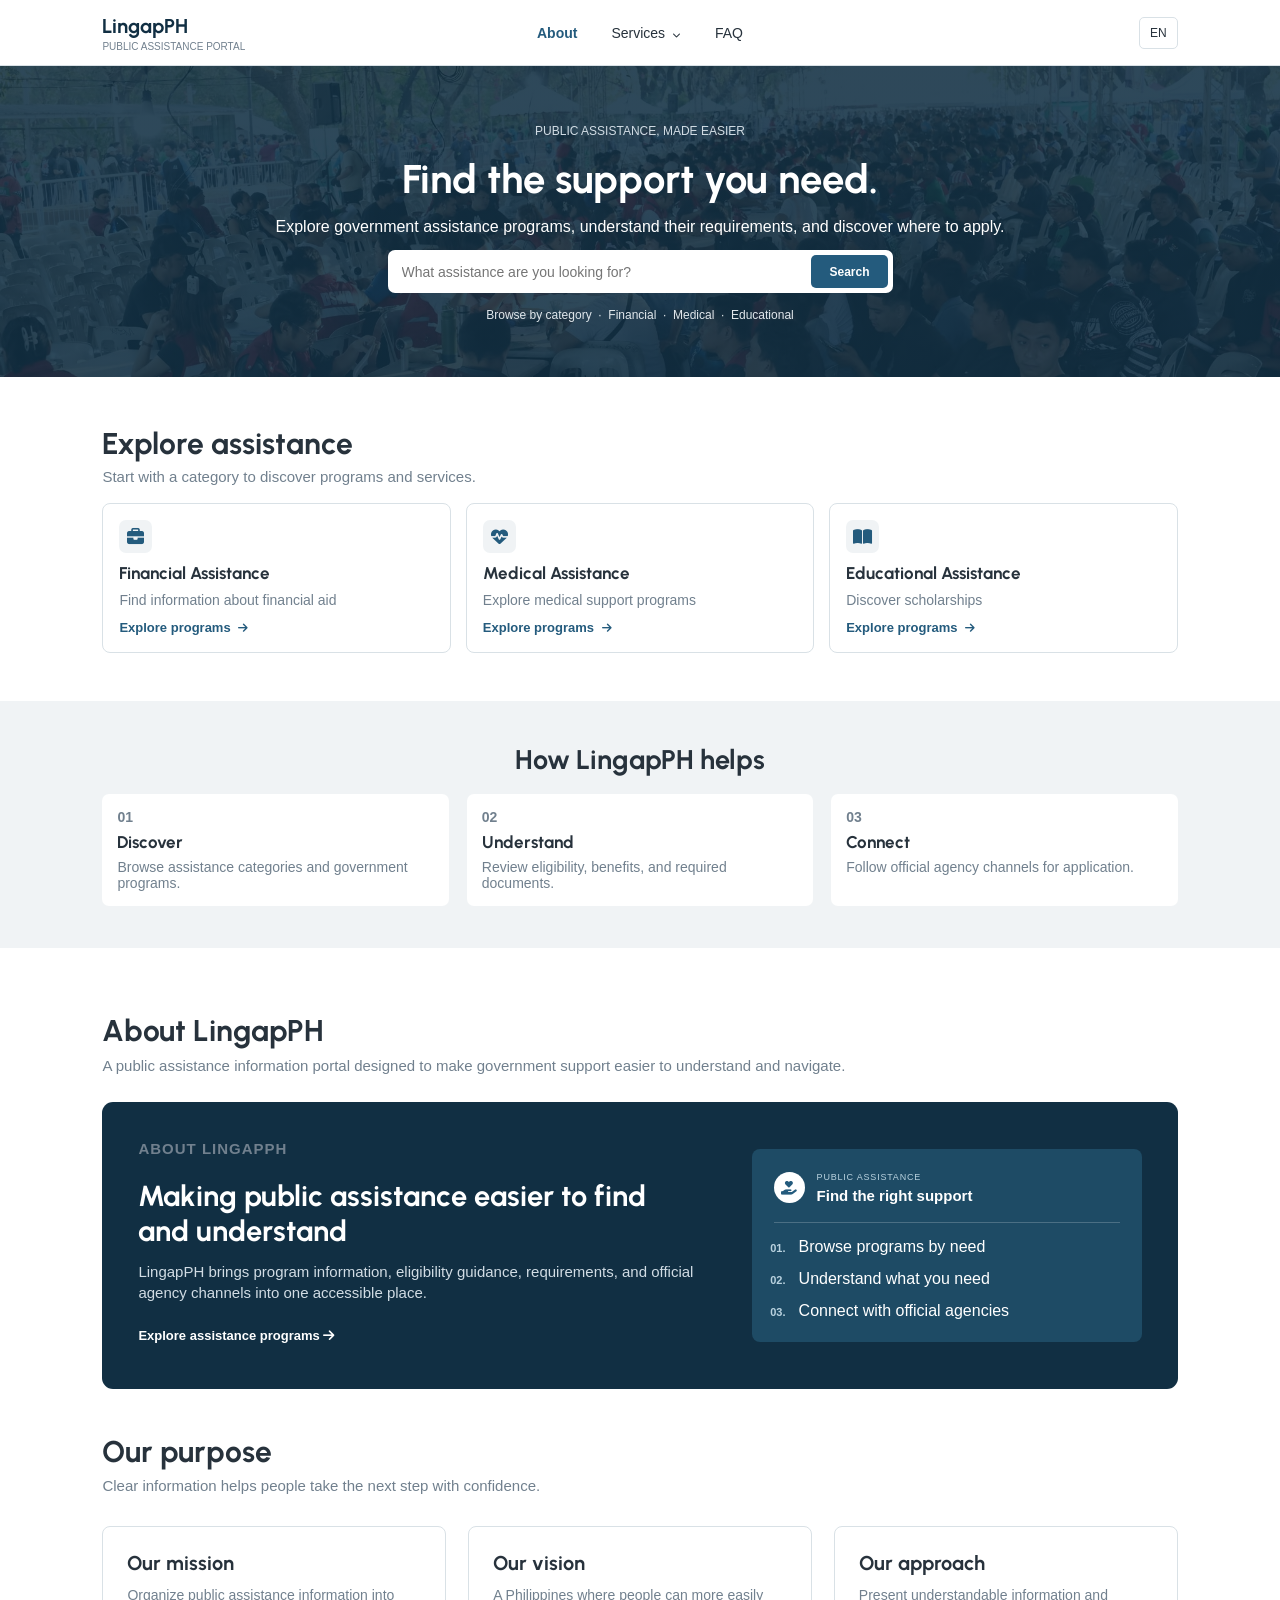
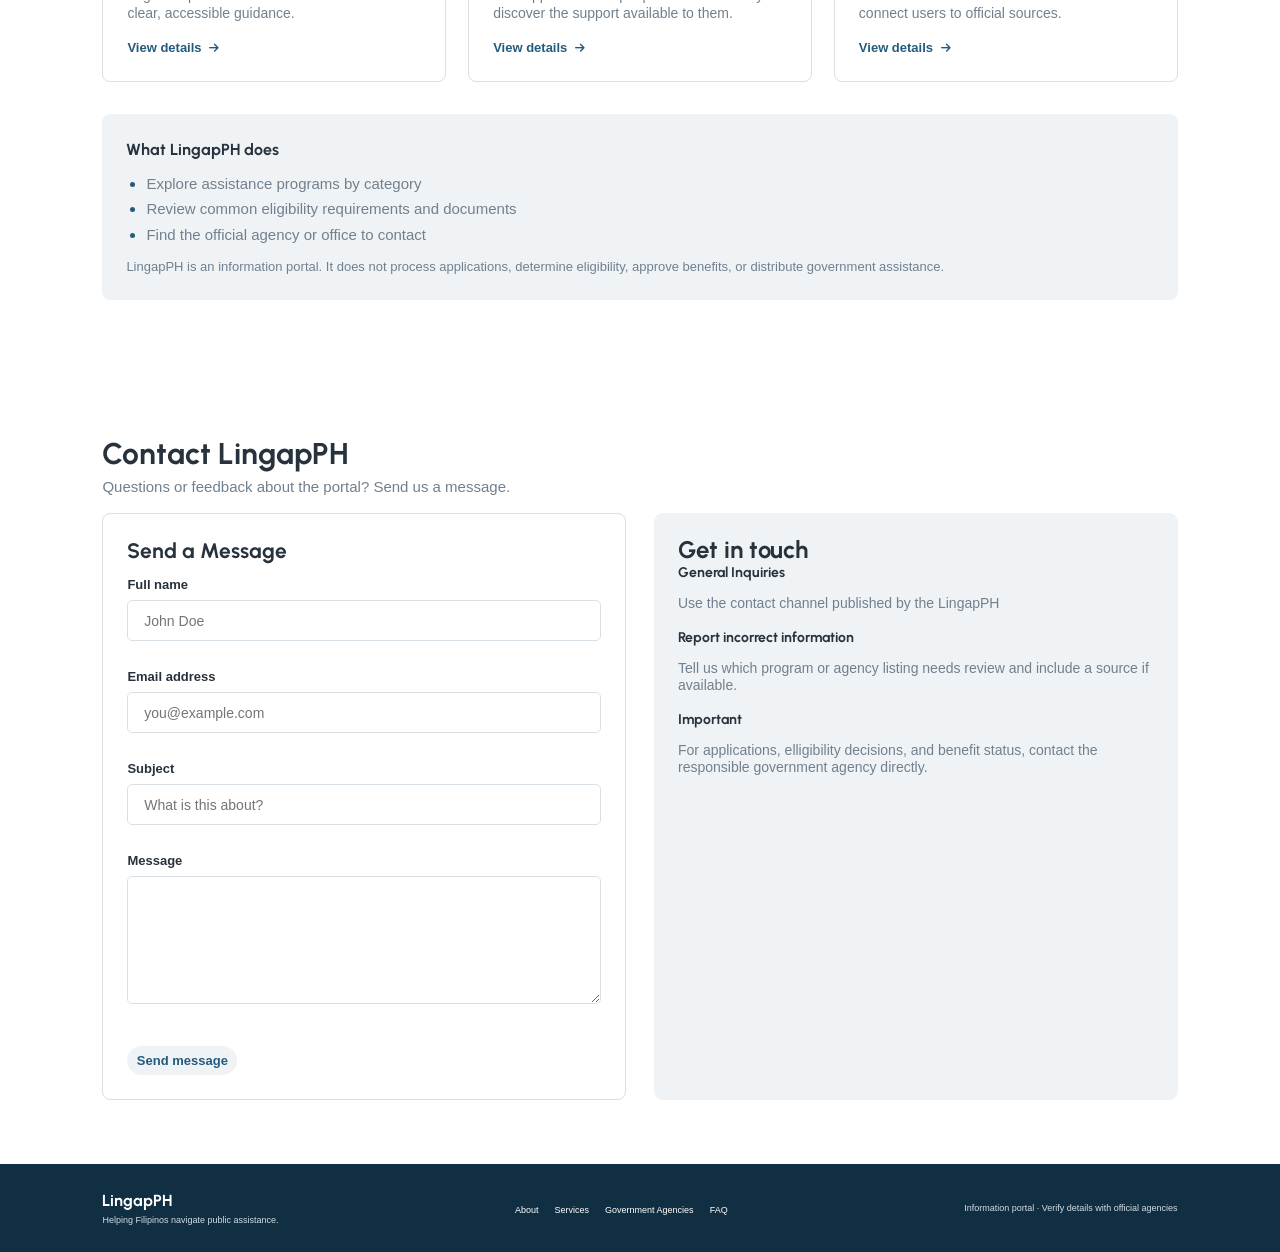
<file: index.html>
<!DOCTYPE html>
<html lang="en">
<head>
    <meta charset="UTF-8">
    <meta name="viewport" content="width=device-width, initial-scale=1.0">
    <title>LingapPH | Home</title>
    <link rel="stylesheet" href="/css/style.css">
    <link rel="preconnect" href="https://fonts.googleapis.com">
    <link rel="preconnect" href="https://fonts.gstatic.com" crossorigin>
    <link href="https://fonts.googleapis.com/css2?family=Urbanist:wght@500;600;700&display=swap" rel="stylesheet">
    <link rel="stylesheet" href="https://cdnjs.cloudflare.com/ajax/libs/font-awesome/6.5.2/css/all.min.css">
</head>

<body>

    <!-- HEADER -->
    <header>
        <div class="logo">
            <h2>LingapPH</h2>
            <p>PUBLIC ASSISTANCE PORTAL</p>
        </div>

        <nav>
            <ul class="nav-list">
                <li><a href="/index.html" class="active">About</a></li>
                <li class="nav-dropdown">
                    <a href="/pages/services.html" class="dropdown-toggle">Services <i class="fa-solid fa-chevron-down" aria-hidden="true"></i></a>
                    <ul class="dropdown-menu">
                        <li><a href="/pages/services.html">Services</a></li>
                        <li><a href="/pages/government.html">Government</a></li>
                        <li><a href="/pages/tools.html">Tools</a></li>
                    </ul>
                </li>
                <li><a href="/pages/faq.html">FAQ</a></li>
            </ul>
        </nav>

        <div class="language">EN</div>
    </header>

    <!-- HERO -->
    <section class="hero" id="home">
        <p class="subtitle">PUBLIC ASSISTANCE, MADE EASIER</p>

        <h1>Find the support you need.</h1>

        <p class="description">
            Explore government assistance programs, understand their requirements,
            and discover where to apply.
        </p>

        <div class="search-box">
            <input type="text" placeholder="What assistance are you looking for?">
            <button>Search</button>
        </div>

        <p class="browse">
            Browse by category &nbsp;·&nbsp;
            Financial &nbsp;·&nbsp;
            Medical &nbsp;·&nbsp;
            Educational
        </p>
    </section>

    <!-- ASSISTANCE CATEGORIES -->
    <section class="assistance">
        <h2 class="section-heading">Explore assistance</h2>

        <p class="section-description">
            Start with a category to discover programs and services.
        </p>

        <div class="assistance-cards">

            <div class="assistance-card">
                <div class="card-icon" aria-hidden="true">
                    <i class="fa-solid fa-briefcase"></i>
                </div>

                <h3>Financial Assistance</h3>

                <p>Find information about financial aid</p>

                <a href="#">Explore programs <i class="fa-solid fa-arrow-right" aria-hidden="true"></i></a>
            </div>

            <div class="assistance-card">
                <div class="card-icon" aria-hidden="true">
                    <i class="fa-solid fa-heart-pulse"></i>
                </div>

                <h3>Medical Assistance</h3>

                <p>Explore medical support programs</p>

                <a href="#">Explore programs <i class="fa-solid fa-arrow-right" aria-hidden="true"></i></a>
            </div>

            <div class="assistance-card">
                <div class="card-icon" aria-hidden="true">
                    <i class="fa-solid fa-book-open"></i>
                </div>

                <h3>Educational Assistance</h3>

                <p>Discover scholarships</p>

                <a href="#">Explore programs <i class="fa-solid fa-arrow-right" aria-hidden="true"></i></a>
            </div>

        </div>
    </section>

    <!-- HOW LINGAPPH HELPS -->
    <section class="how-it-works">
        <h2>How LingapPH helps</h2>

        <div class="steps">

            <div class="step">
                <p class="step-number">01</p>
                <h3>Discover</h3>
                <p>Browse assistance categories and government programs.</p>
            </div>

            <div class="step">
                <p class="step-number">02</p>
                <h3>Understand</h3>
                <p>Review eligibility, benefits, and required documents.</p>
            </div>

            <div class="step">
                <p class="step-number">03</p>
                <h3>Connect</h3>
                <p>Follow official agency channels for application.</p>
            </div>

        </div>
    </section>

    <!-- ABOUT -->
    <main class="about-page" id="about">
        <section class="about-intro">
            <h1>About LingapPH</h1>
            <p>A public assistance information portal designed to make government support easier to understand and navigate.</p>
        </section>

        <section class="about-feature">
            <div class="about-feature-copy">
                <p class="feature-label">ABOUT LINGAPPH</p>
                <h2>Making public assistance easier to find and understand</h2>
                <p>LingapPH brings program information, eligibility guidance, requirements, and official agency channels into one accessible place.</p>
                <a href="/pages/services.html">Explore assistance programs <i class="fa-solid fa-arrow-right" aria-hidden="true"></i></a>
            </div>

            <div class="about-feature-panel" aria-label="LingapPH assistance overview">
                <div class="feature-panel-heading">
                    <span class="feature-panel-icon"><i class="fa-solid fa-hand-holding-heart"></i></span>
                    <div>
                        <p>PUBLIC ASSISTANCE</p>
                        <strong>Find the right support</strong>
                    </div>
                </div>
                <ol class="feature-panel-row">
                <div>
                    <li><span>Browse programs by need</span></li>
                </div>
                <div>
                    <li><span>Understand what you need</span></li>
                </div>
                <div>
                    <li><span>Connect with official agencies</span></li>
                </div>
                </ol>
            </div>
        </section>

        <section class="purpose">
            <h2>Our purpose</h2>
            <p class="purpose-intro">Clear information helps people take the next step with confidence.</p>

            <div class="purpose-cards">
                <article class="purpose-card">
                    <h3>Our mission</h3>
                    <p>Organize public assistance information into clear, accessible guidance.</p>
                    <a href="#">View details <i class="fa-solid fa-arrow-right" aria-hidden="true"></i></a>
                </article>

                <article class="purpose-card">
                    <h3>Our vision</h3>
                    <p>A Philippines where people can more easily discover the support available to them.</p>
                    <a href="#">View details <i class="fa-solid fa-arrow-right" aria-hidden="true"></i></a>
                </article>

                <article class="purpose-card">
                    <h3>Our approach</h3>
                    <p>Present understandable information and connect users to official sources.</p>
                    <a href="#">View details <i class="fa-solid fa-arrow-right" aria-hidden="true"></i></a>
                </article>
            </div>
        </section>

        <section class="about-note">
            <h3>What LingapPH does</h3>
             <ul class="about-note-list">
                <li>Explore assistance programs by category</li>
                <li>Review common eligibility requirements and documents</li>
                <li>Find the official agency or office to contact</li>
            </ul>
            <p>LingapPH is an information portal. It does not process applications, determine eligibility, approve benefits, or distribute government assistance.</p>
        </section>
    </main>

    <!-- CONTACT -->
    <!-- <section class="contact-section" id="contact">
        <div class="contact-copy">
            <p class="feature-label">GET IN TOUCH</p>
            <h2>Need help finding the right information?</h2>
            <p>Reach out to the LingapPH team for questions about this information portal and its resources.</p>
        </div>

        <div class="contact-details">
            <div class="contact-detail">
                <i class="fa-solid fa-envelope" aria-hidden="true"></i>
                <div>
                    <strong>Email</strong>
                    <p>hello@lingapph.org</p>
                </div>
            </div>
            <div class="contact-detail">
                <i class="fa-solid fa-location-dot" aria-hidden="true"></i>
                <div>
                    <strong>Office hours</strong>
                    <p>Monday to Friday, 8:00 AM – 5:00 PM</p>
                </div>
            </div>
        </div>
    </section> -->
      <!-- CONTACTS -->
  
    <section class="contacts">
        <h2 class="section-heading">Contact LingapPH</h2>

        <p class="section-description">
            Questions or feedback about the portal? Send us a message.
        </p>
        <section class="contactsB">
        <div class="contact">

            <div class="contact-card">

                <h3>Send a Message</h3>

                <form class="cForm">
                  <label for="fullname">Full name</label><br>
                  <input type="text" id="fullname" name="fullname" placeholder=" John Doe" ><br>
                  <label for="email">Email address</label><br>
                  <input type="text" id="email" name="email" placeholder=" you@example.com" ><br>
                  <label for="subject">Subject</label><br>
                  <input type="text" id="subject" name="subject" placeholder=" What is this about?" ><br>
                  <label for="message">Message</label><br>
                  <textarea type="text" id="message" name="message" rows="6"></textarea><br><br>
                  <input type="SendMessagebtn" value="Send message">
                </form> 
            </div>
        </div>
        
        <div class="getTouch">
        <h2>Get in touch</h2>
        <h3>General Inquiries</h3>
        <p class="section-description">
            Use the contact channel published by the LingapPH
        </p>
        <h3>Report incorrect information</h3>
        <p class="section-description">
           Tell us which program or agency listing needs review and include a source if available.
        </p>
        <h3>Important</h3>
        <p class="section-description">
            For applications, elligibility decisions, and benefit status, contact the responsible government agency directly.
        </p>
        </div>
          
      </section>
    </section>

    <!-- FOOTER -->
    <footer>

        <div class="footer-brand">
            <h3>LingapPH</h3>
            <p>Helping Filipinos navigate public assistance.</p>
        </div>

        <div class="footer-links">
            <ul>
                <li><a href="#about">About</a></li>
                <li><a href="/pages/services.html">Services</a></li>
                <li><a href="/pages/government.html">Government Agencies</a></li>
                <li><a href="/pages/faq.html">FAQ</a></li>
            </ul>
        </div>

        <p class="footer-note">
            Information portal · Verify details with official agencies
        </p>

    </footer>

</body>
</html>
</file>
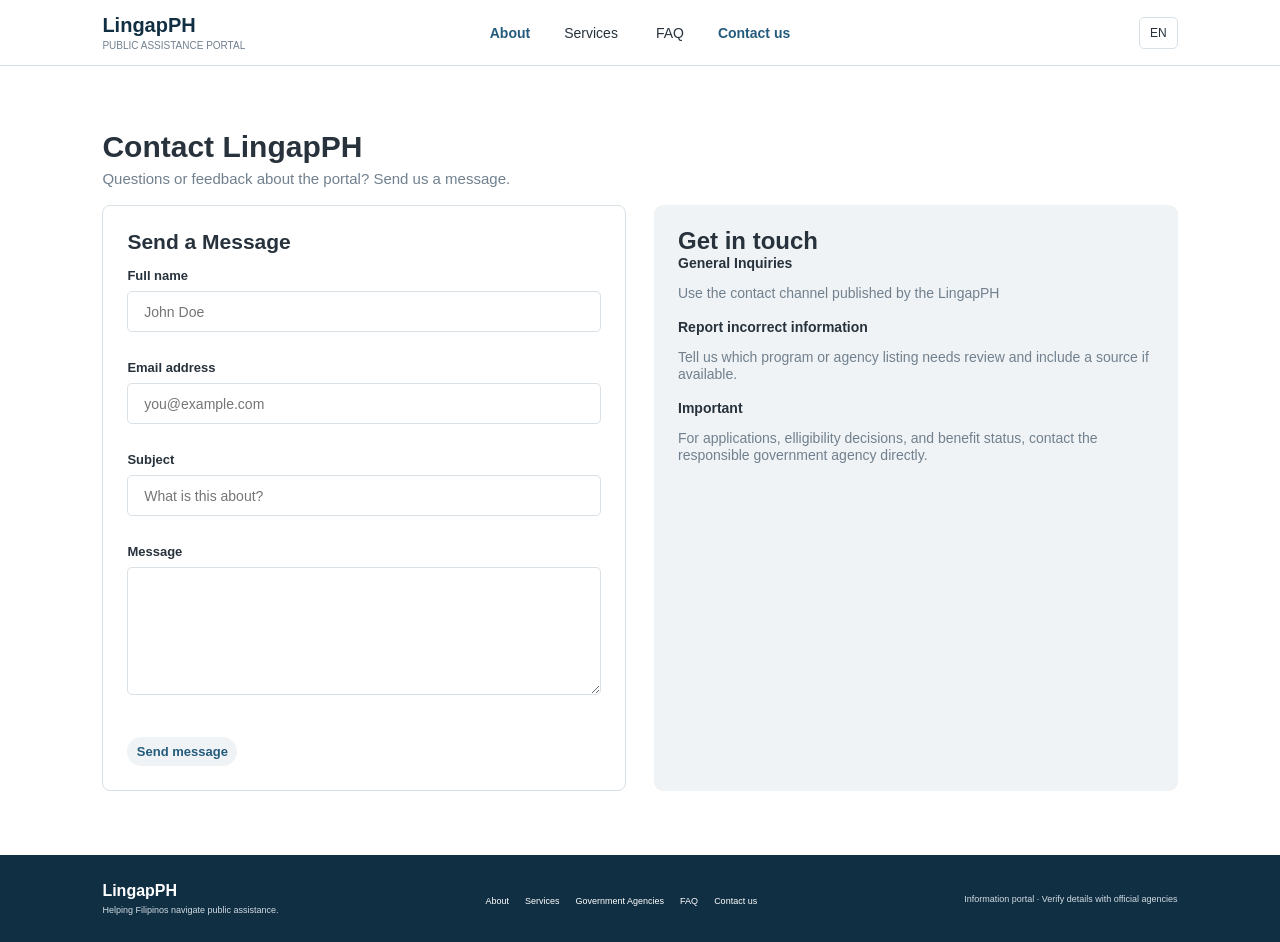
<file: pages/contact.html>
<!DOCTYPE html>
<html lang="en">
<head>
    <meta charset="UTF-8">
    <meta name="viewport" content="width=device-width, initial-scale=1.0">
    <title>Contact LingapPH</title>
    <link rel="stylesheet" href="/css/style.css">
</head>
<body>

    <!-- HEADER -->

    <header>
        <div class="logo">
            <h2>LingapPH</h2>
            <p>PUBLIC ASSISTANCE PORTAL</p>
        </div>

        <nav>
            <ul class="nav-list">
                <li><a href="/index.html" class="active">About</a></li>
                <li class="nav-dropdown">
                    <a href="/pages/services.html" class="dropdown-toggle">Services <i class="fa-solid fa-chevron-down" aria-hidden="true"></i></a>
                    <ul class="dropdown-menu">
                        <li><a href="/pages/services.html">Services</a></li>
                        <li><a href="/pages/government.html">Government</a></li>
                        <li><a href="/pages/tools.html">Tools</a></li>
                    </ul>
                </li>
                <li><a href="/pages/faq.html">FAQ</a></li>
                <li><a href="/pages/contact.html" class="active">Contact us</a></li>
            </ul>
        </nav>

        <div class="language">EN</div>
    </header>

          <!-- CONTACTS -->
  
    <section class="contacts">
        <h2 class="section-heading">Contact LingapPH</h2>

        <p class="section-description">
            Questions or feedback about the portal? Send us a message.
        </p>
        <section class="contactsB">
        <div class="contact">

            <div class="contact-card">

                <h3>Send a Message</h3>

                <form class="cForm">
                  <label for="fullname">Full name</label><br>
                  <input type="text" id="fullname" name="fullname" placeholder=" John Doe" ><br>
                  <label for="email">Email address</label><br>
                  <input type="text" id="email" name="email" placeholder=" you@example.com" ><br>
                  <label for="subject">Subject</label><br>
                  <input type="text" id="subject" name="subject" placeholder=" What is this about?" ><br>
                  <label for="message">Message</label><br>
                  <textarea type="text" id="message" name="message" rows="6"></textarea><br><br>
                  <input type="SendMessagebtn" value="Send message">
                </form> 
            </div>
        </div>
        
        <div class="getTouch">
        <h2>Get in touch</h2>
        <h3>General Inquiries</h3>
        <p class="section-description">
            Use the contact channel published by the LingapPH
        </p>
        <h3>Report incorrect information</h3>
        <p class="section-description">
           Tell us which program or agency listing needs review and include a source if available.
        </p>
        <h3>Important</h3>
        <p class="section-description">
            For applications, elligibility decisions, and benefit status, contact the responsible government agency directly.
        </p>
        </div>
          
      </section>
    </section>

      <!-- FOOTER -->
    <footer>

        <div class="footer-brand">
            <h3>LingapPH</h3>
            <p>Helping Filipinos navigate public assistance.</p>
        </div>

        <div class="footer-links">
            <ul>
                <li><a href="#about">About</a></li>
                <li><a href="/pages/services.html">Services</a></li>
                <li><a href="/pages/government.html">Government Agencies</a></li>
                <li><a href="/pages/faq.html">FAQ</a></li>
                <li><a href="/pages/contact.html">Contact us</a></li>
            </ul>
        </div>

        <p class="footer-note">
            Information portal · Verify details with official agencies
        </p>

    </footer>
</body>
</html>
</file>
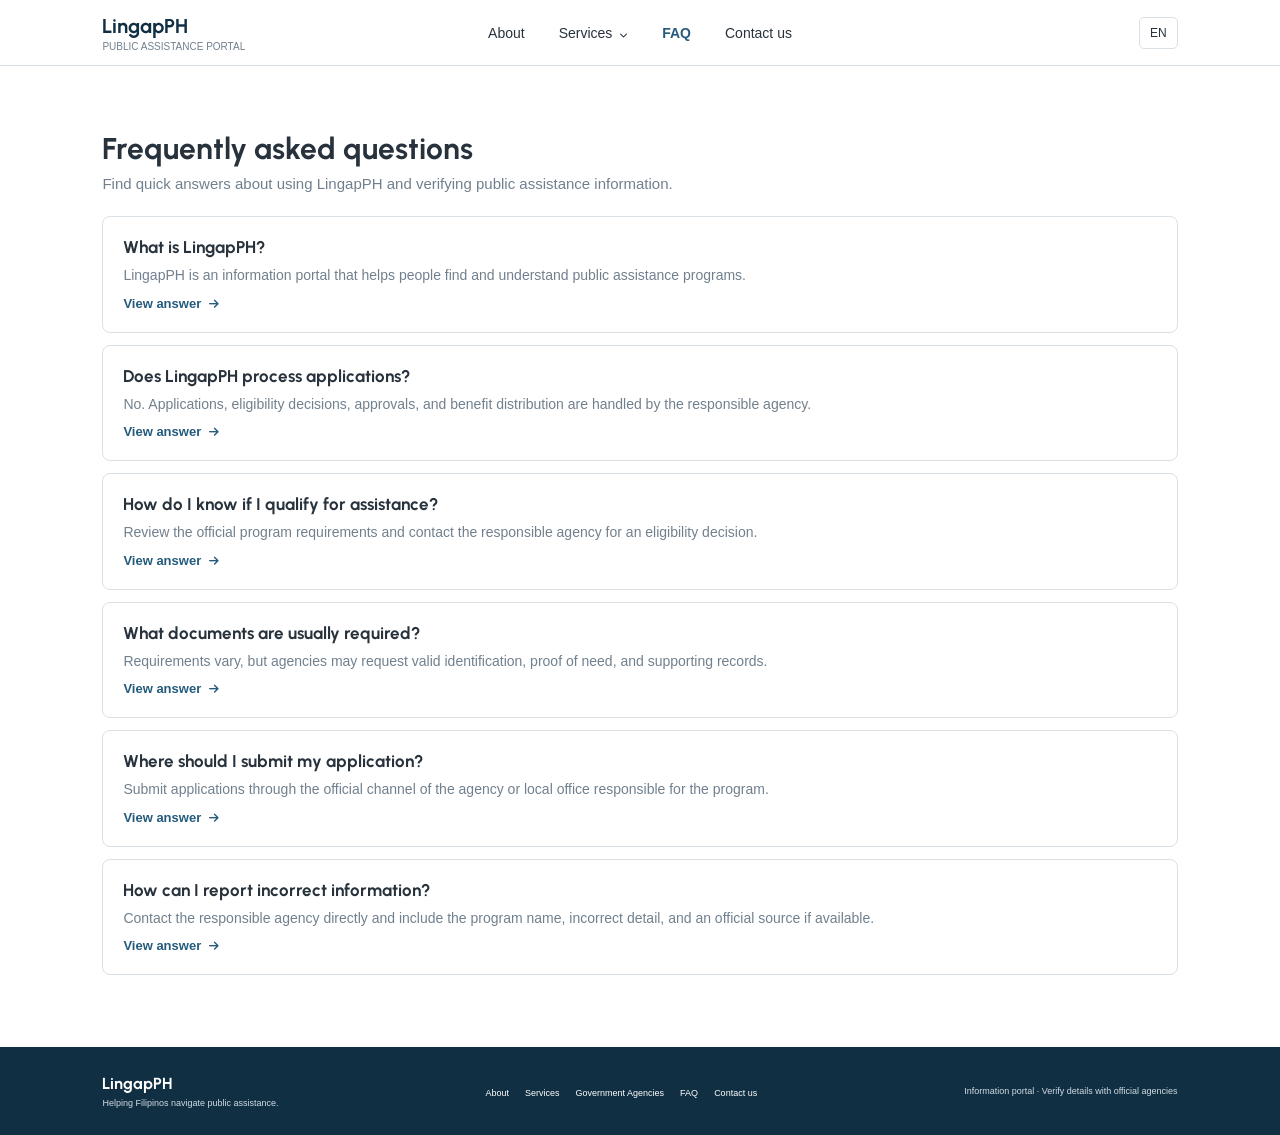
<file: pages/faq.html>
<!DOCTYPE html>
<html lang="en">
<head>
    <meta charset="UTF-8">
    <meta name="viewport" content="width=device-width, initial-scale=1.0">
    <title>LingapPH | Frequently Asked Questions</title>
    <link rel="stylesheet" href="/css/style.css">
    <link rel="preconnect" href="https://fonts.googleapis.com">
    <link rel="preconnect" href="https://fonts.gstatic.com" crossorigin>
    <link href="https://fonts.googleapis.com/css2?family=Urbanist:wght@500;600;700&display=swap" rel="stylesheet">
    <link rel="stylesheet" href="https://cdnjs.cloudflare.com/ajax/libs/font-awesome/6.5.2/css/all.min.css">
</head>
<body>
    <header>
        <div class="logo">
            <h2>LingapPH</h2>
            <p>PUBLIC ASSISTANCE PORTAL</p>
        </div>

        <nav>
            <ul class="nav-list">
                <li><a href="../index.html">About</a></li>
                <li class="nav-dropdown"><a href="/pages/services.html" class="dropdown-toggle">Services <i class="fa-solid fa-chevron-down" aria-hidden="true"></i></a><ul class="dropdown-menu"><li><a href="/pages/services.html">Services</a></li><li><a href="/pages/government.html">Government</a></li><li><a href="/pages/tools.html">Tools</a></li></ul></li>
                <li><a href="/pages/faq.html" class="active">FAQ</a></li>
                <li><a href="/pages/contact.html">Contact us</a></li>
            </ul>
        </nav>

        <div class="language">EN</div>
    </header>

      <!-- FAQ -->
  
    <main class="faq-page">
        <section class="listing-intro">
            <h1>Frequently asked questions</h1>

        <p class="section-description">
            Find quick answers about using LingapPH and verifying public assistance information.
        </p>
        <section class="faq-list">
            <article class="faq-card">
                <h2>What is LingapPH?</h2>
                <p>LingapPH is an information portal that helps people find and understand public assistance programs.</p>
                <a href="#">View answer <i class="fa-solid fa-arrow-right"></i></a>
            </article>
            <article class="faq-card">
                <h2>Does LingapPH process applications?</h2>
                <p>No. Applications, eligibility decisions, approvals, and benefit distribution are handled by the responsible agency.</p>
                <a href="#">View answer <i class="fa-solid fa-arrow-right"></i></a>
            </article>
            <article class="faq-card">
                <h2>How do I know if I qualify for assistance?</h2>
                <p>Review the official program requirements and contact the responsible agency for an eligibility decision.</p>
                <a href="#">View answer <i class="fa-solid fa-arrow-right"></i></a>
            </article>
            <article class="faq-card">
                <h2>What documents are usually required?</h2>
                <p>Requirements vary, but agencies may request valid identification, proof of need, and supporting records.</p>
                <a href="#">View answer <i class="fa-solid fa-arrow-right"></i></a>
            </article>
            <article class="faq-card">
                <h2>Where should I submit my application?</h2>
                <p>Submit applications through the official channel of the agency or local office responsible for the program.</p>
                <a href="#">View answer <i class="fa-solid fa-arrow-right"></i></a>
            </article>
            <article class="faq-card">
                <h2>How can I report incorrect information?</h2>
                <p>Contact the responsible agency directly and include the program name, incorrect detail, and an official source if available.</p>
                <a href="#">View answer <i class="fa-solid fa-arrow-right"></i></a>
            </article>
        </section>
    </main>
  
    <!-- FOOTER -->
    <footer>

        <div class="footer-brand">
            <h3>LingapPH</h3>
            <p>Helping Filipinos navigate public assistance.</p>
        </div>

        <div class="footer-links">
            <ul>
                <li><a href="#about">About</a></li>
                <li><a href="/pages/services.html">Services</a></li>
                <li><a href="/pages/government.html">Government Agencies</a></li>
                <li><a href="/pages/faq.html">FAQ</a></li>
                <li><a href="/pages/contact.html">Contact us</a></li>
            </ul>
        </div>

        <p class="footer-note">
            Information portal · Verify details with official agencies
        </p>

    </footer>
</body>
</html>
</file>
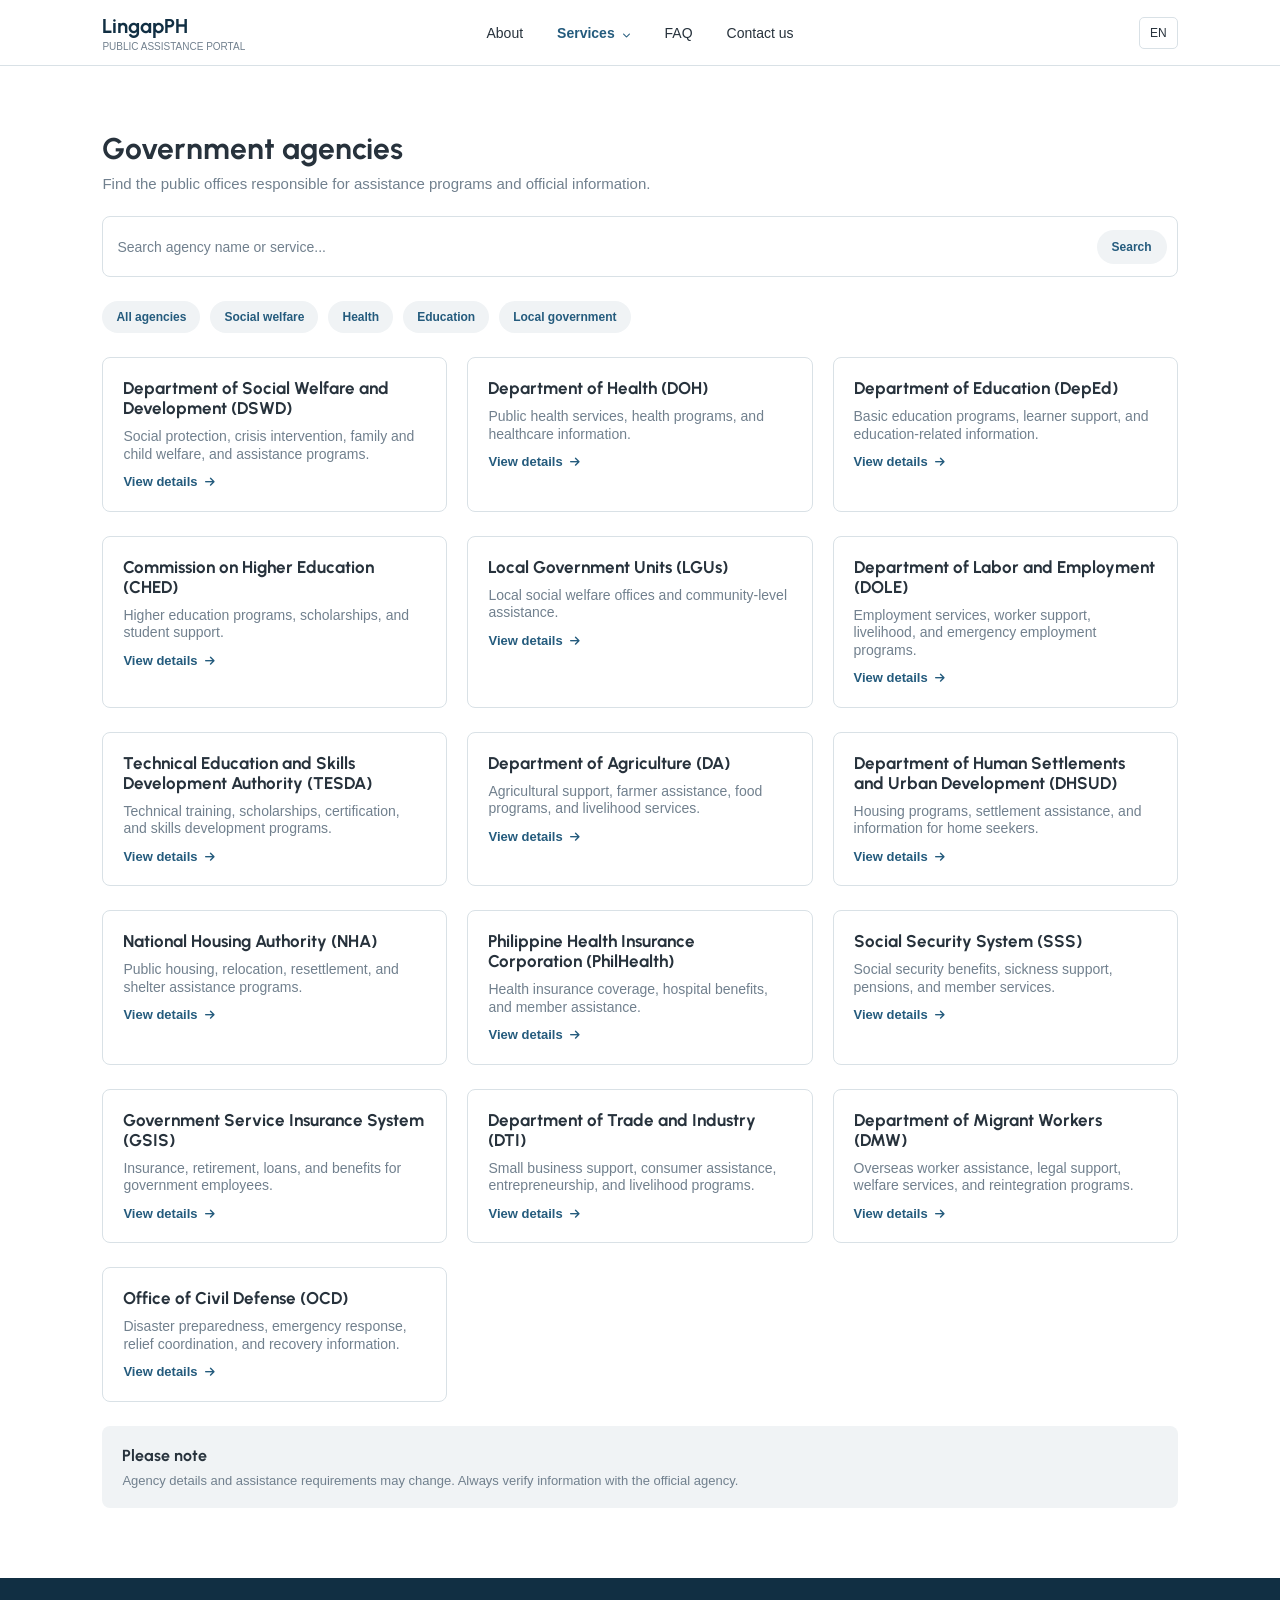
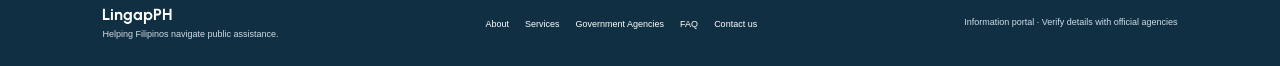
<file: pages/government.html>
<!DOCTYPE html>
<html lang="en">

<head>
    <meta charset="UTF-8">
    <meta name="viewport" content="width=device-width, initial-scale=1.0">
    <title>LingapPH | Government Agencies</title>
    <link rel="stylesheet" href="/css/style.css">
    <link rel="preconnect" href="https://fonts.googleapis.com">
    <link rel="preconnect" href="https://fonts.gstatic.com" crossorigin>
    <link href="https://fonts.googleapis.com/css2?family=Urbanist:wght@500;600;700&display=swap" rel="stylesheet">
    <link rel="stylesheet" href="https://cdnjs.cloudflare.com/ajax/libs/font-awesome/6.5.2/css/all.min.css">
</head>

<body>
    <header>
        <div class="logo">
            <h2>LingapPH</h2>
            <p>PUBLIC ASSISTANCE PORTAL</p>
        </div>

        <nav>
            <ul class="nav-list">
                <li><a href="../index.html">About</a></li>
                <li class="nav-dropdown"><a href="/pages/services.html" class="dropdown-toggle active">Services <i class="fa-solid fa-chevron-down"></i></a><ul class="dropdown-menu"><li><a href="/pages/services.html">Services</a></li><li><a href="/pages/government.html">Government</a></li><li><a href="/pages/tools.html">Tools</a></li></ul></li>
                <li><a href="/pages/faq.html">FAQ</a></li>
                <li><a href="/pages/contact.html">Contact us</a></li>
            </ul>
        </nav>

        <div class="language">EN</div>
    </header>

    <main class="listing-page">
        <section class="listing-intro">
            <h1>Government agencies</h1>
            <p>Find the public offices responsible for assistance programs and official information.</p>
        </section>

        <div class="listing-search">
            <input type="search" placeholder="Search agency name or service...">
            <button>Search</button>
        </div>

        <div class="listing-filters">
            <button>All agencies</button>
            <button>Social welfare</button>
            <button>Health</button>
            <button>Education</button>
            <button>Local government</button>
        </div>

        <section class="listing-grid">
            <article class="listing-card">
                <h2>Department of Social Welfare and Development (DSWD)</h2>
                <p>Social protection, crisis intervention, family and child welfare, and assistance programs.</p>
                <a href="https://www.dswd.gov.ph/" target="_blank" rel="noopener noreferrer">View details <i class="fa-solid fa-arrow-right"></i></a>
            </article>

            <article class="listing-card">
                <h2>Department of Health (DOH)</h2>
                <p>Public health services, health programs, and healthcare information.</p>
                <a href="https://doh.gov.ph/" target="_blank" rel="noopener noreferrer">View details <i class="fa-solid fa-arrow-right"></i></a>
            </article>

            <article class="listing-card">
                <h2>Department of Education (DepEd)</h2>
                <p>Basic education programs, learner support, and education-related information.</p>
                <a href="https://www.deped.gov.ph/" target="_blank" rel="noopener noreferrer">View details <i class="fa-solid fa-arrow-right"></i></a>
            </article>

            <article class="listing-card">
                <h2>Commission on Higher Education (CHED)</h2>
                <p>Higher education programs, scholarships, and student support.</p>
                <a href="https://ched.gov.ph/" target="_blank" rel="noopener noreferrer">View details <i class="fa-solid fa-arrow-right"></i></a>
            </article>

            <article class="listing-card">
                <h2>Local Government Units (LGUs)</h2>
                <p>Local social welfare offices and community-level assistance.</p>
                <a href="https://dilg.gov.ph/" target="_blank" rel="noopener noreferrer">View details <i class="fa-solid fa-arrow-right"></i></a>
            </article>

            <article class="listing-card">
                <h2>Department of Labor and Employment (DOLE)</h2>
                <p>Employment services, worker support, livelihood, and emergency employment programs.</p>
                <a href="https://dole.gov.ph/" target="_blank" rel="noopener noreferrer">View details <i class="fa-solid fa-arrow-right"></i></a>
            </article>

            <article class="listing-card">
                <h2>Technical Education and Skills Development Authority (TESDA)</h2>
                <p>Technical training, scholarships, certification, and skills development programs.</p>
                <a href="https://www.tesda.gov.ph/" target="_blank" rel="noopener noreferrer">View details <i class="fa-solid fa-arrow-right"></i></a>
            </article>

            <article class="listing-card">
                <h2>Department of Agriculture (DA)</h2>
                <p>Agricultural support, farmer assistance, food programs, and livelihood services.</p>
                <a href="https://www.da.gov.ph/" target="_blank" rel="noopener noreferrer">View details <i class="fa-solid fa-arrow-right"></i></a>
            </article>

            <article class="listing-card">
                <h2>Department of Human Settlements and Urban Development (DHSUD)</h2>
                <p>Housing programs, settlement assistance, and information for home seekers.</p>
                <a href="https://dhsud.gov.ph/" target="_blank" rel="noopener noreferrer">View details <i class="fa-solid fa-arrow-right"></i></a>
            </article>

            <article class="listing-card">
                <h2>National Housing Authority (NHA)</h2>
                <p>Public housing, relocation, resettlement, and shelter assistance programs.</p>
                <a href="https://www.nha.gov.ph/" target="_blank" rel="noopener noreferrer">View details <i class="fa-solid fa-arrow-right"></i></a>
            </article>

            <article class="listing-card">
                <h2>Philippine Health Insurance Corporation (PhilHealth)</h2>
                <p>Health insurance coverage, hospital benefits, and member assistance.</p>
                <a href="https://www.philhealth.gov.ph/" target="_blank" rel="noopener noreferrer">View details <i class="fa-solid fa-arrow-right"></i></a>
            </article>

            <article class="listing-card">
                <h2>Social Security System (SSS)</h2>
                <p>Social security benefits, sickness support, pensions, and member services.</p>
                <a href="https://www.sss.gov.ph/" target="_blank" rel="noopener noreferrer">View details <i class="fa-solid fa-arrow-right"></i></a>
            </article>

            <article class="listing-card">
                <h2>Government Service Insurance System (GSIS)</h2>
                <p>Insurance, retirement, loans, and benefits for government employees.</p>
                <a href="https://www.gsis.gov.ph/" target="_blank" rel="noopener noreferrer">View details <i class="fa-solid fa-arrow-right"></i></a>
            </article>

            <article class="listing-card">
                <h2>Department of Trade and Industry (DTI)</h2>
                <p>Small business support, consumer assistance, entrepreneurship, and livelihood programs.</p>
                <a href="https://www.dti.gov.ph/" target="_blank" rel="noopener noreferrer">View details <i class="fa-solid fa-arrow-right"></i></a>
            </article>

            <article class="listing-card">
                <h2>Department of Migrant Workers (DMW)</h2>
                <p>Overseas worker assistance, legal support, welfare services, and reintegration programs.</p>
                <a href="https://dmw.gov.ph/" target="_blank" rel="noopener noreferrer">View details <i class="fa-solid fa-arrow-right"></i></a>
            </article>

            <article class="listing-card">
                <h2>Office of Civil Defense (OCD)</h2>
                <p>Disaster preparedness, emergency response, relief coordination, and recovery information.</p>
                <a href="https://ocd.gov.ph/" target="_blank" rel="noopener noreferrer">View details <i class="fa-solid fa-arrow-right"></i></a>
            </article>
        </section>

        <aside class="listing-note">
            <h3>Please note</h3>
            <p>Agency details and assistance requirements may change. Always verify information with the official agency.</p>
        </aside>
    </main>

    <!-- FOOTER -->
    <footer>

        <div class="footer-brand">
            <h3>LingapPH</h3>
            <p>Helping Filipinos navigate public assistance.</p>
        </div>

        <div class="footer-links">
            <ul>
                <li><a href="#about">About</a></li>
                <li><a href="/pages/services.html">Services</a></li>
                <li><a href="/pages/government.html">Government Agencies</a></li>
                <li><a href="/pages/faq.html">FAQ</a></li>
                <li><a href="/pages/contact.html">Contact us</a></li>
            </ul>
        </div>

        <p class="footer-note">
            Information portal · Verify details with official agencies
        </p>

    </footer>

</html>
</file>
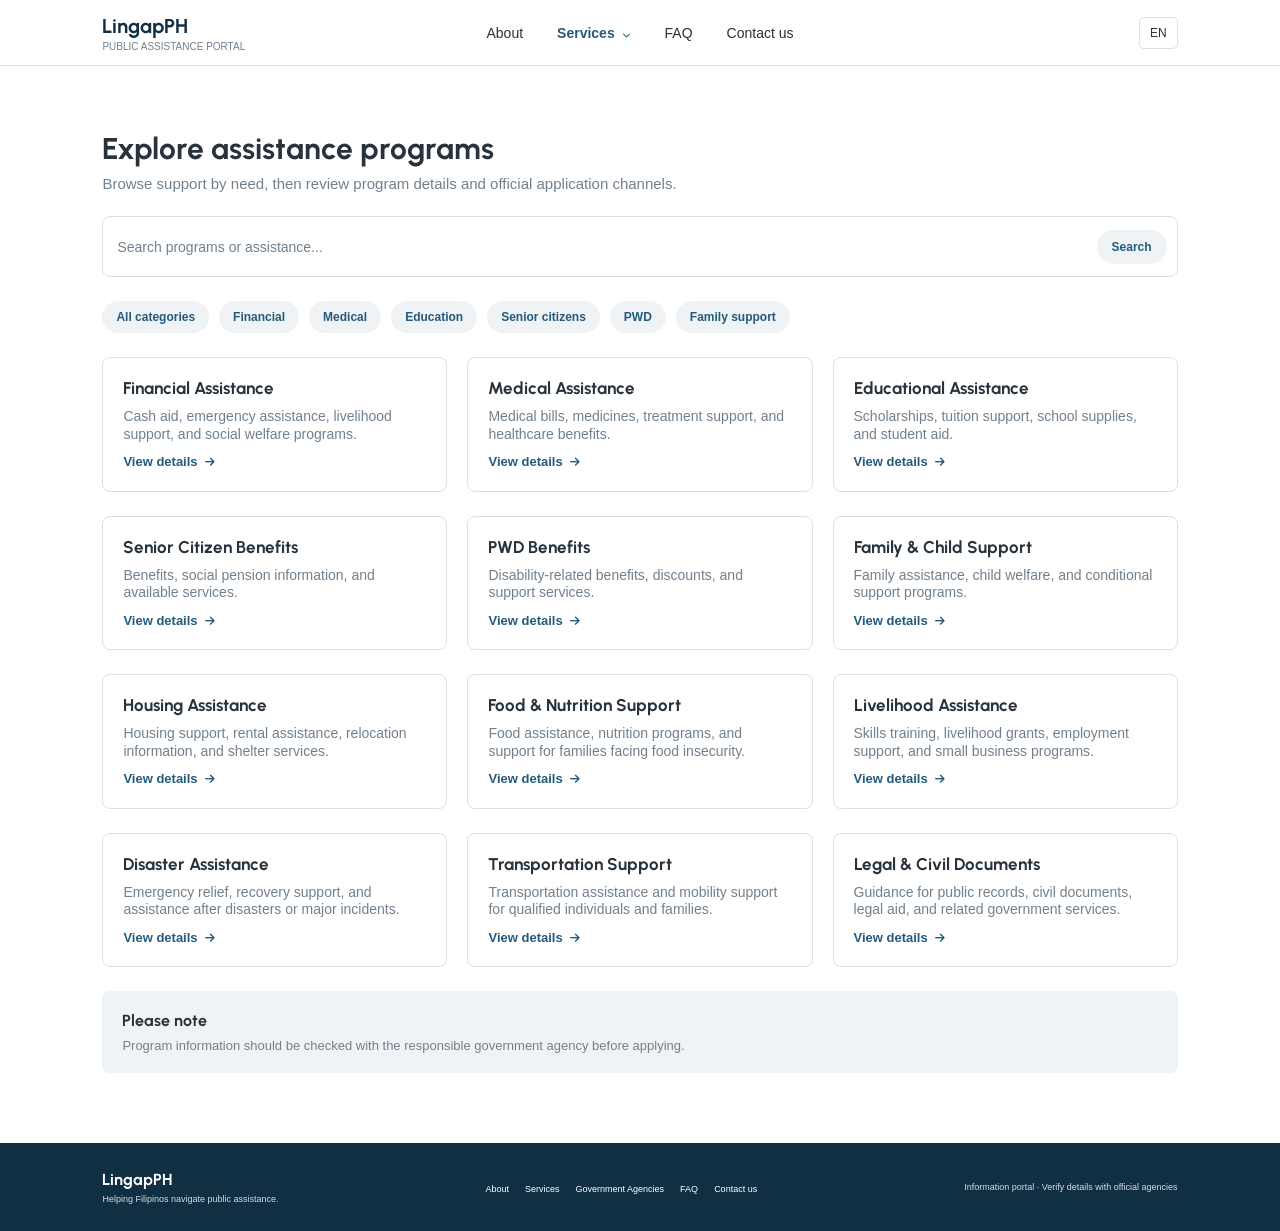
<file: pages/services.html>
<!DOCTYPE html>
<html lang="en">
<head>
    <meta charset="UTF-8">
    <meta name="viewport" content="width=device-width, initial-scale=1.0">
    <title>LingapPH | Services</title>
    <link rel="stylesheet" href="/css/style.css">
    <link rel="preconnect" href="https://fonts.googleapis.com">
    <link rel="preconnect" href="https://fonts.gstatic.com" crossorigin>
    <link href="https://fonts.googleapis.com/css2?family=Urbanist:wght@500;600;700&display=swap" rel="stylesheet">
    <link rel="stylesheet" href="https://cdnjs.cloudflare.com/ajax/libs/font-awesome/6.5.2/css/all.min.css">
</head>
<body>
    <header>
        <div class="logo">
            <h2>LingapPH</h2>
            <p>PUBLIC ASSISTANCE PORTAL</p>
        </div>

        <nav>
            <ul class="nav-list">
                <li><a href="../index.html">About</a></li>
                <li class="nav-dropdown">
                    <a href="/pages/services.html" class="dropdown-toggle active">Services <i class="fa-solid fa-chevron-down" aria-hidden="true"></i></a>
                    <ul class="dropdown-menu">
                        <li><a href="/pages/services.html">Services</a></li>
                        <li><a href="/pages/government.html">Government</a></li>
                        <li><a href="/pages/tools.html">Tools</a></li>
                    </ul>
                </li>
                <li><a href="/pages/faq.html">FAQ</a></li>
                <li><a href="/pages/contact.html">Contact us</a></li>
            </ul>
        </nav>

        <div class="language">EN</div>
    </header>

    <!-- SERVICES -->
    <main class="listing-page">
        <section class="listing-intro">
            <h1>Explore assistance programs</h1>
            <p>Browse support by need, then review program details and official application channels.</p>
        </section>

        <div class="listing-search">
            <input type="text" placeholder="Search programs or assistance...">
            <button>Search</button>
        </div>

        <div class="listing-filters">
            <button class="filter active">All categories</button>
            <button class="filter">Financial</button>
            <button class="filter">Medical</button>
            <button class="filter">Education</button>
            <button class="filter">Senior citizens</button>
            <button class="filter">PWD</button>
            <button class="filter">Family support</button>
        </div>

        <section class="listing-grid">
            <article class="listing-card">
                <h2>Financial Assistance</h2>
                <p>Cash aid, emergency assistance, livelihood support, and social welfare programs.</p>
                <a href="https://www.dswd.gov.ph/programs/aics/" target="_blank" rel="noopener noreferrer">View details <i class="fa-solid fa-arrow-right" aria-hidden="true"></i></a>
            </article>

            <article class="listing-card">
                <h2>Medical Assistance</h2>
                <p>Medical bills, medicines, treatment support, and healthcare benefits.</p>
                <a href="https://www.philhealth.gov.ph/" target="_blank" rel="noopener noreferrer">View details <i class="fa-solid fa-arrow-right" aria-hidden="true"></i></a>
            </article>

            <article class="listing-card">
                <h2>Educational Assistance</h2>
                <p>Scholarships, tuition support, school supplies, and student aid.</p>
                <a href="https://ched.gov.ph/stufaps/" target="_blank" rel="noopener noreferrer">View details <i class="fa-solid fa-arrow-right" aria-hidden="true"></i></a>
            </article>

            <article class="listing-card">
                <h2>Senior Citizen Benefits</h2>
                <p>Benefits, social pension information, and available services.</p>
                <a href="https://www.dswd.gov.ph/programs/social-pension-for-indigent-senior-citizens/" target="_blank" rel="noopener noreferrer">View details <i class="fa-solid fa-arrow-right" aria-hidden="true"></i></a>
            </article>

            <article class="listing-card">
                <h2>PWD Benefits</h2>
                <p>Disability-related benefits, discounts, and support services.</p>
                <a href="https://ncda.gov.ph/" target="_blank" rel="noopener noreferrer">View details <i class="fa-solid fa-arrow-right" aria-hidden="true"></i></a>
            </article>

            <article class="listing-card">
                <h2>Family &amp; Child Support</h2>
                <p>Family assistance, child welfare, and conditional support programs.</p>
                <a href="https://pantawid.dswd.gov.ph/" target="_blank" rel="noopener noreferrer">View details <i class="fa-solid fa-arrow-right" aria-hidden="true"></i></a>
            </article>

            <article class="listing-card">
                <h2>Housing Assistance</h2>
                <p>Housing support, rental assistance, relocation information, and shelter services.</p>
                <a href="https://dhsud.gov.ph/" target="_blank" rel="noopener noreferrer">View details <i class="fa-solid fa-arrow-right" aria-hidden="true"></i></a>
            </article>

            <article class="listing-card">
                <h2>Food &amp; Nutrition Support</h2>
                <p>Food assistance, nutrition programs, and support for families facing food insecurity.</p>
                <a href="https://www.dswd.gov.ph/programs/supplementary-feeding-program/" target="_blank" rel="noopener noreferrer">View details <i class="fa-solid fa-arrow-right" aria-hidden="true"></i></a>
            </article>

            <article class="listing-card">
                <h2>Livelihood Assistance</h2>
                <p>Skills training, livelihood grants, employment support, and small business programs.</p>
                <a href="https://www.dswd.gov.ph/programs/sustainable-livelihood-program/" target="_blank" rel="noopener noreferrer">View details <i class="fa-solid fa-arrow-right" aria-hidden="true"></i></a>
            </article>

            <article class="listing-card">
                <h2>Disaster Assistance</h2>
                <p>Emergency relief, recovery support, and assistance after disasters or major incidents.</p>
                <a href="https://ocd.gov.ph/" target="_blank" rel="noopener noreferrer">View details <i class="fa-solid fa-arrow-right" aria-hidden="true"></i></a>
            </article>

            <article class="listing-card">
                <h2>Transportation Support</h2>
                <p>Transportation assistance and mobility support for qualified individuals and families.</p>
                <a href="https://www.dswd.gov.ph/programs/aics/" target="_blank" rel="noopener noreferrer">View details <i class="fa-solid fa-arrow-right" aria-hidden="true"></i></a>
            </article>

            <article class="listing-card">
                <h2>Legal &amp; Civil Documents</h2>
                <p>Guidance for public records, civil documents, legal aid, and related government services.</p>
                <a href="https://psa.gov.ph/" target="_blank" rel="noopener noreferrer">View details <i class="fa-solid fa-arrow-right" aria-hidden="true"></i></a>
            </article>
        </section>

        <aside class="listing-note">
            <h3>Please note</h3>
            <p>Program information should be checked with the responsible government agency before applying.</p>
        </aside>
    </main>

    <!-- FOOTER -->
    <footer>

        <div class="footer-brand">
            <h3>LingapPH</h3>
            <p>Helping Filipinos navigate public assistance.</p>
        </div>

        <div class="footer-links">
            <ul>
                <li><a href="#about">About</a></li>
                <li><a href="/pages/services.html">Services</a></li>
                <li><a href="/pages/government.html">Government Agencies</a></li>
                <li><a href="/pages/faq.html">FAQ</a></li>
                <li><a href="/pages/contact.html">Contact us</a></li>
            </ul>
        </div>

        <p class="footer-note">
            Information portal · Verify details with official agencies
        </p>

    </footer>

</html>
</file>
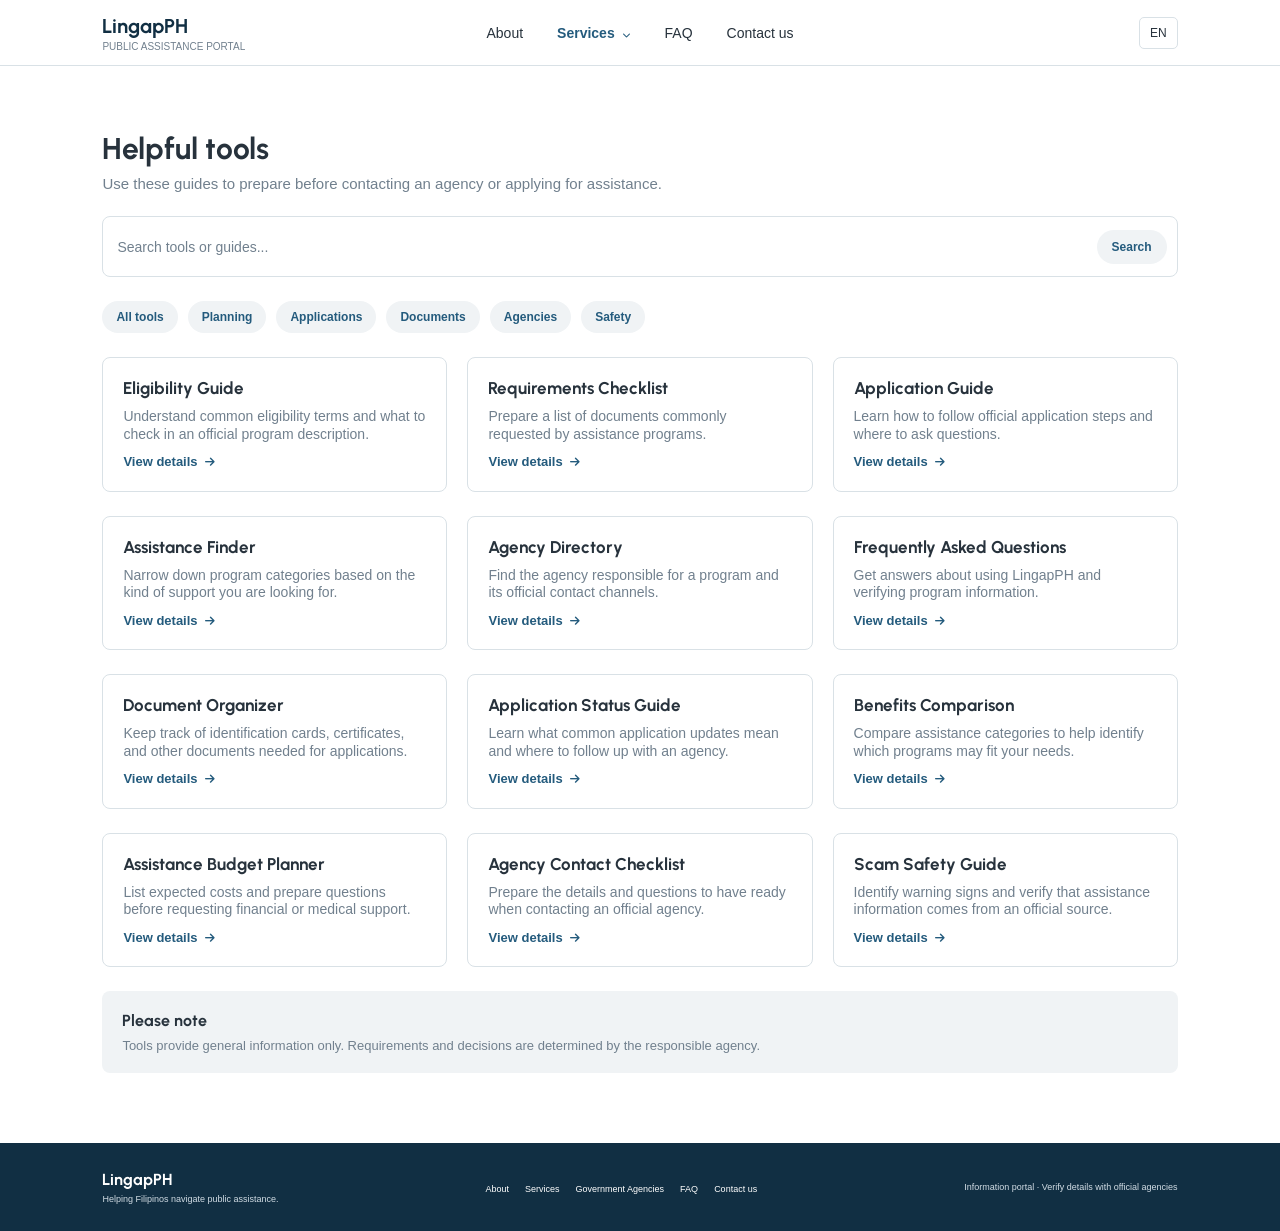
<file: pages/tools.html>
<!DOCTYPE html>
<html lang="en">

<head>
    <meta charset="UTF-8">
    <meta name="viewport" content="width=device-width, initial-scale=1.0">
    <title>LingapPH | Tools</title>
    <link rel="stylesheet" href="/css/style.css">
    <link rel="preconnect" href="https://fonts.googleapis.com">
    <link rel="preconnect" href="https://fonts.gstatic.com" crossorigin>
    <link href="https://fonts.googleapis.com/css2?family=Urbanist:wght@500;600;700&display=swap" rel="stylesheet">
    <link rel="stylesheet" href="https://cdnjs.cloudflare.com/ajax/libs/font-awesome/6.5.2/css/all.min.css">
</head>

<body>
    <header>
        <div class="logo">
            <h2>LingapPH</h2>
            <p>PUBLIC ASSISTANCE PORTAL</p>
        </div>

        <nav>
            <ul class="nav-list">
                <li><a href="../index.html">About</a></li>
                <li class="nav-dropdown">
                    <a href="/pages/services.html" class="dropdown-toggle active">Services <i class="fa-solid fa-chevron-down"></i></a>
                    <ul class="dropdown-menu">
                        <li><a href="/pages/services.html">Services</a></li><li><a href="/pages/government.html">Government</a></li><li><a href="/pages/tools.html">Tools</a></li>
                    </ul>
                </li>
                <li><a href="/pages/faq.html">FAQ</a></li>
                <li><a href="/pages/contact.html">Contact us</a></li>
            </ul>
        </nav>

        <div class="language">EN</div>
    </header>

    <main class="listing-page">
        <section class="listing-intro">
            <h1>Helpful tools</h1>
            <p>Use these guides to prepare before contacting an agency or applying for assistance.</p>
        </section>

        <div class="listing-search">
            <input type="search" placeholder="Search tools or guides...">
            <button>Search</button>
        </div>

        <div class="listing-filters">
            <button>All tools</button>
            <button>Planning</button>
            <button>Applications</button>
            <button>Documents</button>
            <button>Agencies</button>
            <button>Safety</button>
        </div>

        <section class="listing-grid">
            <article class="listing-card">
                <h2>Eligibility Guide</h2>
                <p>Understand common eligibility terms and what to check in an official program description.</p>
                <a href="https://www.dswd.gov.ph/programs/aics/" target="_blank" rel="noopener noreferrer">View details <i class="fa-solid fa-arrow-right"></i></a>
            </article>

            <article class="listing-card">
                <h2>Requirements Checklist</h2>
                <p>Prepare a list of documents commonly requested by assistance programs.</p>
                <a href="https://psa.gov.ph/civilregistration" target="_blank" rel="noopener noreferrer">View details <i class="fa-solid fa-arrow-right"></i></a>
            </article>

            <article class="listing-card">
                <h2>Application Guide</h2>
                <p>Learn how to follow official application steps and where to ask questions.</p>
                <a href="https://www.dswd.gov.ph/e-services/" target="_blank" rel="noopener noreferrer">View details <i class="fa-solid fa-arrow-right"></i></a>
            </article>

            <article class="listing-card">
                <h2>Assistance Finder</h2>
                <p>Narrow down program categories based on the kind of support you are looking for.</p>
                <a href="https://www.dswd.gov.ph/programs/" target="_blank" rel="noopener noreferrer">View details <i class="fa-solid fa-arrow-right"></i></a>
            </article>

            <article class="listing-card">
                <h2>Agency Directory</h2>
                <p>Find the agency responsible for a program and its official contact channels.</p>
                <a href="https://www.gov.ph/" target="_blank" rel="noopener noreferrer">View details <i class="fa-solid fa-arrow-right"></i></a>
            </article>

            <article class="listing-card">
                <h2>Frequently Asked Questions</h2>
                <p>Get answers about using LingapPH and verifying program information.</p>
                <a href="/pages/faq.html" target="_blank" rel="noopener noreferrer">View details <i class="fa-solid fa-arrow-right"></i></a>
            </article>

            <article class="listing-card">
                <h2>Document Organizer</h2>
                <p>Keep track of identification cards, certificates, and other documents needed for applications.</p>
                <a href="https://psa.gov.ph/civilregistration" target="_blank" rel="noopener noreferrer">View details <i class="fa-solid fa-arrow-right"></i></a>
            </article>

            <article class="listing-card">
                <h2>Application Status Guide</h2>
                <p>Learn what common application updates mean and where to follow up with an agency.</p>
                <a href="https://www.dswd.gov.ph/contact-us/" target="_blank" rel="noopener noreferrer">View details <i class="fa-solid fa-arrow-right"></i></a>
            </article>

            <article class="listing-card">
                <h2>Benefits Comparison</h2>
                <p>Compare assistance categories to help identify which programs may fit your needs.</p>
                <a href="https://www.dswd.gov.ph/programs/" target="_blank" rel="noopener noreferrer">View details <i class="fa-solid fa-arrow-right"></i></a>
            </article>

            <article class="listing-card">
                <h2>Assistance Budget Planner</h2>
                <p>List expected costs and prepare questions before requesting financial or medical support.</p>
                <a href="https://www.dswd.gov.ph/programs/aics/" target="_blank" rel="noopener noreferrer">View details <i class="fa-solid fa-arrow-right"></i></a>
            </article>

            <article class="listing-card">
                <h2>Agency Contact Checklist</h2>
                <p>Prepare the details and questions to have ready when contacting an official agency.</p>
                <a href="https://www.dswd.gov.ph/contact-us/" target="_blank" rel="noopener noreferrer">View details <i class="fa-solid fa-arrow-right"></i></a>
            </article>

            <article class="listing-card">
                <h2>Scam Safety Guide</h2>
                <p>Identify warning signs and verify that assistance information comes from an official source.</p>
                <a href="https://www.dswd.gov.ph/dswd-warns-public-anew-against-scammers-offering-fake-cash-aid/" target="_blank" rel="noopener noreferrer">View details <i class="fa-solid fa-arrow-right"></i></a>
            </article>
        </section>

        <aside class="listing-note">
            <h3>Please note</h3>
            <p>Tools provide general information only. Requirements and decisions are determined by the responsible agency.</p>
        </aside>
    </main>

    <!-- FOOTER -->
    <footer>

        <div class="footer-brand">
            <h3>LingapPH</h3>
            <p>Helping Filipinos navigate public assistance.</p>
        </div>

        <div class="footer-links">
            <ul>
                <li><a href="#about">About</a></li>
                <li><a href="/pages/services.html">Services</a></li>
                <li><a href="/pages/government.html">Government Agencies</a></li>
                <li><a href="/pages/faq.html">FAQ</a></li>
                <li><a href="/pages/contact.html">Contact us</a></li>
            </ul>
        </div>

        <p class="footer-note">
            Information portal · Verify details with official agencies
        </p>

    </footer>
</html>
</file>
<file: css/style.css>
/* ==============================REUSABLES============================== */

:root {
    --navy: #112f43;
    --blue: #245b7d;
    --white: #ffffff;
    --light: #f0f3f5;
    --border: #d9e1e6;
    --text: #27323c;
    --muted: #71808e;
}

* {
    margin: 0;
    padding: 0;
    box-sizing: border-box;
}

body {
    font-family: Helvetica, Arial, sans-serif;
    color: var(--text);
    background-color: var(--white);
}

h1,
h2,
h3,
.logo h2 {
    font-family: "Urbanist", Helvetica, Arial, sans-serif;
}

/* HEADER */

header {
    position: relative;
    width: 100%;
    height: 66px;
    padding: 0 8%;
    display: flex;
    align-items: center;
    justify-content: space-between;
    background-color: var(--white);
    border-bottom: 1px solid var(--border);
}

.logo h2 {
    font-size: 20px;
    color: var(--navy);
}

.logo p {
    font-size: 8px;
    margin-top: 3px;
    color: var(--muted);
}

nav {
    position: absolute;
    left: 50%;
    transform: translateX(-50%);
    display: flex;
    align-items: center;
}

.nav-list,
.dropdown-menu,
.footer-links ul {
    list-style: none;
    margin: 0;
    padding: 0;
}

.nav-list {
    display: flex;
    align-items: center;
    gap: 8px;
}

nav a {
    display: block;
    text-decoration: none;
    color: var(--text);
    font-size: 11px;
    padding: 9px 13px;
    border-radius: 7px;
    transition: background-color .2s ease, color .2s ease;
}

.nav-list > li > a:hover,
.dropdown-toggle:hover {
    background-color: var(--light);
    color: var(--blue);
}

nav a.active {
    color: var(--blue);
    font-weight: bold;
}

.nav-dropdown {
    position: relative;
}

.dropdown-toggle i {
    margin-left: 4px;
    font-size: 8px;
}

.dropdown-menu {
    position: absolute;
    top: 100%;
    left: 0;
    z-index: 10;
    min-width: 140px;
    padding: 7px;
    display: none;
    background-color: var(--white);
    border: 1px solid var(--border);
    border-radius: 6px;
    box-shadow: 0 5px 14px rgba(17, 47, 67, 0.12);
}

.nav-dropdown:hover .dropdown-menu {
    display: block;
}

.dropdown-menu a {
    padding: 9px 11px;
}

.dropdown-menu a:hover {
    background-color: var(--light);
    color: var(--blue);
}

.language {
    padding: 8px 10px;
    border: 1px solid var(--border);
    border-radius: 5px;
    font-size: 10px;
}

/* FOOTER */

footer {
    background-color: var(--navy);
    color: var(--white);
    padding: 27px 8%;
    display: flex;
    align-items: center;
    justify-content: space-between;
    gap: 20px;
}

.footer-brand h3 {
    font-size: 16px;
    margin-bottom: 5px;
}

.footer-brand p,
.footer-note {
    font-size: 9px;
    color: #d1dce4;
}

.footer-links {
    display: block;
}

.footer-links ul {
    display: flex;
    gap: 16px;
}

.footer-links a {
    color: var(--white);
    text-decoration: none;
    font-size: 9px;
}

/* ==============================HOME============================== */

/* HERO SECTION */

.hero {
    background-color: var(--navy);
    background-image: linear-gradient(
        rgba(17, 47, 67, 0.88),
        rgba(17, 47, 67, 0.88)
    ), url("../img/bg.jpg");
    background-position: center;
    background-size: cover;
    color: var(--white);
    text-align: center;
    padding: 58px 20px 55px;
}

.hero .subtitle {
    font-size: 12px;
    margin-bottom: 17px;
    color: #d1dce4;
}

.hero h1 {
    font-size: 40px;
    margin-bottom: 15px;
}

.hero .description {
    font-size: 16px;
    margin-bottom: 14px;
}

.search-box {
    max-width: 505px;
    height: 43px;
    margin: 0 auto 15px;
    padding: 5px;
    display: flex;
    background-color: var(--white);
    border-radius: 7px;
}

.search-box input {
    flex: 1;
    min-width: 0;
    padding: 0 9px;
    border: none;
    outline: none;
    font-family: Helvetica, Arial, sans-serif;
    font-size: 14px;
}

.search-box button {
    padding: 0 18px;
    border: none;
    border-radius: 5px;
    background-color: var(--blue);
    color: var(--white);
    font-weight: bold;
    font-size: 12px;
    cursor: pointer;
}

.browse {
    font-size: 12px;
    color: #e0e7ec;
}

/* ASSISTANCE SECTION */

.assistance {
    padding: 48px 8%;
}

.section-heading {
    font-size: 30px;
    margin-bottom: 6px;
}

.section-description {
    font-size: 15px;
    color: var(--muted);
    margin-bottom: 18px;
}

.assistance-cards {
    display: flex;
    gap: 15px;
}

.assistance-card {
    flex: 1;
    padding: 16px;
    border: 1px solid var(--border);
    border-radius: 8px;
}

.card-icon {
    width: 33px;
    height: 33px;
    display: grid;
    place-items: center;
    margin-bottom: 10px;
    border-radius: 7px;
    background-color: var(--light);
    color: var(--blue);
}

.card-icon svg {
    width: 19px;
    height: 19px;
    fill: none;
    stroke: currentColor;
    stroke-width: 1.7;
    stroke-linecap: round;
    stroke-linejoin: round;
}

.card-icon i {
    font-size: 17px;
}

.assistance-card h3 {
    font-size: 17px;
    margin-bottom: 9px;
}

.assistance-card p {
    font-size: 14px;
    color: var(--muted);
    margin-bottom: 10px;
}

.assistance-card a {
    text-decoration: none;
    color: var(--blue);
    font-size: 13px;
    font-weight: bold;
}

.assistance-card a i,
.purpose-card a i {
    margin-left: 4px;
    font-size: 11px;
}

/* HOW IT WORKS */

.how-it-works {
    background-color: var(--light);
    padding: 42px 8px;
    padding-left: 8%;
    padding-right: 8%;
}

.how-it-works h2 {
    text-align: center;
    font-size: 27px;
    margin-bottom: 18px;
}

.steps {
    display: flex;
    gap: 18px;
}

.step {
    flex: 1;
    padding: 15px;
    background-color: var(--white);
    border-radius: 7px;
}

.step-number {
    color: var(--blue);
    font-size: 13px;
    font-weight: bold;
    margin-bottom: 7px;
}

.step h3 {
    font-size: 17px;
    margin-bottom: 7px;
}

.step p {
    font-size: 14px;
    color: var(--muted);
}

/* ==============================ABOUT============================== */

.about {
    padding: 50px 100px;
}

.about h2 {
    font-size: 30px;
    margin-bottom: 15px;
}

.about p {
    font-size: 15px;
    color: var(--muted);
}

/* ==============================SERVICES============================== */

.listing-page {
    margin: 0 8%;
    padding: 64px 0 70px;
}

.listing-intro h1 {
    font-size: 30px;
    margin-bottom: 8px;
}

.listing-intro p {
    color: var(--muted);
    font-size: 15px;
    margin-bottom: 24px;
}

.listing-search {
    height: 61px;
    display: flex;
    align-items: center;
    padding: 5px 10px 5px 14px;
    border: 1px solid var(--border);
    border-radius: 8px;
}

.listing-search input {
    flex: 1;
    height: 100%;
    border: none;
    outline: none;
    color: var(--text);
    font-family: Helvetica, Arial, sans-serif;
    font-size: 14px;
}

.listing-search input::placeholder {
    color: var(--muted);
}

.listing-search button,
.filter,
.listing-filters button {
    border: none;
    border-radius: 20px;
    background-color: var(--light);
    color: var(--blue);
    font-weight: bold;
    font-size: 12px;
}

.listing-search button {
    padding: 10px 15px;
}

.listing-filters {
    display: flex;
    gap: 10px;
    margin: 24px 0;
}

.listing-filters button,
.filter {
    padding: 9px 14px;
}

.services-note {
    margin-top: 24px;
    color: var(--muted);
    font-size: 12px;
}

/* ==============================ABOUT PAGE============================== */

.about-page {
    padding: 64px 8% 71px;
}

.about-intro h1 {
    font-size: 30px;
    margin-bottom: 8px;
}

.about-intro > p,
.purpose-intro,
.about-feature p,
.purpose-card p,
.about-note p {
    color: var(--muted);
    font-size: 15px;
}

.about-note-list {
    max-width: 680px;
    margin: 12px 0;
    padding-left: 20px;
    color: var(--muted);
    font-size: 15px;
    line-height: 1.7;

}

.about-note-list li::marker {
    color: var(--blue);
}

.about-feature {
    min-height: 287px;
    display: flex;
    justify-content: space-between;
    align-items: stretch;
    gap: 55px;
    margin-top: 28px;
    padding: 34px 36px;
    background-color: var(--navy);
    background-image: linear-gradient(
        rgba(17, 47, 67, 0.86)  
    ), url("../img/bg-about.jpg");
    background-position: center;
    background-size: cover;
    color: var(--white);
    border-radius: 11px;
}

.about-feature-copy {
    flex: 1;
    padding: 3px 0;
}

.feature-label {
    color: #b9d2df;
    font-size: 11px;
    font-weight: bold;
    letter-spacing: 1px;
    margin-bottom: 19px;
}

.about-feature h2 {
    max-width: 660px;
    font-size: 29px;
    margin-bottom: 14px;
}

.about-feature p {
    max-width: 670px;
    line-height: 1.35;
}

.about-feature-copy > p:not(.feature-label) {
    color: #d1dce4;
    margin-bottom: 23px;
}

.about-feature-copy a {
    color: var(--white);
    font-size: 13px;
    font-weight: bold;
    text-decoration: none;
}

.about-feature-panel {
    width: 390px;
    flex: 0 0 390px;
    align-self: center;
    padding: 22px;
    background-color: #1e4b65;
    border-radius: 8px;
}

.feature-panel-heading {
    display: flex;
    align-items: center;
    gap: 12px;
    padding-bottom: 17px;
    border-bottom: 1px solid rgba(255, 255, 255, 0.2);
}

.feature-panel-icon {
    width: 31px;
    height: 31px;
    display: grid;
    place-items: center;
    border-radius: 50%;
    background-color: var(--white);
    color: var(--blue);
    line-height: 1;
}

.feature-panel-icon i {
    font-size: 14px;
}

.feature-panel-heading p {
    color: #b9d2df;
    font-size: 9px;
    letter-spacing: .8px;
    margin-bottom: 3px;
}

.feature-panel-heading strong {
    font-size: 15px;
}

.feature-panel-row {
    display: flex;
    align-items: left;
    flex-direction: column;
    gap: 14px;
    padding-left: 15px;
    padding-top: 15px;
}

.feature-panel-row span {
    margin-left: 10px;
}

.feature-panel-row li {
    list-style-type: decimal-leading-zero;
}

.feature-panel-row li::marker {
    margin-block-end: 10px;
    color: #b9d2df;
    font-size: 11px;
    font-weight: bold;
}

.feature-panel-row p {
    color: var(--white);
    font-size: 13px;
}

.purpose {
    margin-top: 28px;
}

.purpose h2 {
    font-size: 30px;
    margin-bottom: 7px;
}

.purpose-intro {
    margin-bottom: 27px;
}

.purpose-cards {
    display: grid;
    grid-template-columns: repeat(3, 1fr);
    gap: 19px;
}

.purpose-card {
    min-height: 133px;
    padding: 20px;
    border: 1px solid var(--border);
    border-radius: 8px;
}

.purpose-card h3 {
    font-size: 17px;
    margin-bottom: 10px;
}

.purpose-card p {
    min-height: 35px;
    line-height: 1.25;
    margin-bottom: 9px;
}

.purpose-card a {
    font-size: 14px;
}

.purpose-card a i {
    font-size: 14px;
}

.purpose-card a {
    color: var(--blue);
    font-size: 13px;
    font-weight: bold;
    text-decoration: none;
    font-size: 9px;
}

/* LISTING PAGES */
.listing-grid {
    display: grid;
    grid-template-columns: repeat(3, 1fr);
    gap: 24px 20px;
}

.listing-card {
    min-height: 133px;
    padding: 20px;
    border: 1px solid var(--border);
    border-radius: 8px;
}

.listing-card h2 {
    font-size: 17px;
    margin-bottom: 10px;
}

.listing-card p {
    min-height: 35px;
    color: var(--muted);
    font-size: 14px;
    line-height: 1.25;
    margin-bottom: 9px;
}

.listing-card a {
    color: var(--blue);
    font-size: 13px;
    font-weight: bold;
    text-decoration: none;
}

.listing-card a i {
    margin-left: 5px;
    font-size: 11px;
}

.listing-note {
    margin-top: 24px;
    padding: 20px;
    background: var(--light);
    border-radius: 8px;
}

.listing-note h3 {
    font-size: 16px;
    margin-bottom: 8px;
}

.listing-note p {
    color: var(--muted);
    font-size: 13px;
}

/* CONTACT PAGE */
.contacts {
    display: flex;
    flex-direction: column;
    margin: 0 8%;
    padding: 64px 0;
}

.contactsB {
    display: grid;
    grid-template-columns: 1fr 1fr;
    gap: 28px;
}

.contact {
    display: block;
}

.contact-card {
    border: 1px solid var(--border);
    border-radius: 8px;
    width: auto;
    padding: 24px;
}

.contact-card h3 {
    font-size: 21px;
    margin-bottom: 14px;
}

.cForm {
    font-family: Helvetica, Arial, sans-serif;
    font-weight: bold;
    margin-top: 0;
    font-size: 13px;
}

.contact-card input[type=text],
.contact-card textarea {
    display: block;
    width: 100%;
    padding: 0 12px;
    margin: 8px 0 13px;
    font: 14px Helvetica, Arial, sans-serif;
    color: var(--text);
}

.contact-card input[type=text] {
    height: 41px;
    border: 1px solid var(--border);
    border-radius: 5px;
}

.contact-card textarea {
    border: 1px solid var(--border);
    border-radius: 5px;
    height: 128px;
    padding-top: 10px;
    resize: vertical;
}

.contact-card input[type=SendMessagebtn] {
    width: 110px;
    font-size: 13px;
    font-weight: bold;
    text-align: center;
    background-color: var(--light);
    color: var(--blue);
    padding: 7px;
    border: none;
    border-radius: 20px;
    margin-top: -1px;
}

.getTouch {
    background-color: var(--light);
    width: auto;
    min-height: 307px;
    padding: 22px 24px;
    border-radius: 9px;
}

/* Shared detail links */
.listing-card a,
.purpose-card a {
    font-size: 13px;
    line-height: 1.35;
}

.listing-card a i,
.purpose-card a i {
    margin-left: 4px;
    font-size: 11px;
}

.getTouch .section-heading {
    font-size: 21px;
    margin-bottom: 16px;
}

.getTouch h3 {
    font-size: 14px;
    margin: 0 0 14px;
}

.getTouch .section-description {
    font-size: 14px;
    line-height: 1.25;
    margin-bottom: 16px;
}

/* ==============================FAQ PAGE============================== */

.faq-page {
    margin: 0 8%;
    padding: 64px 0 72px;
}

.faq-list {
    display: grid;
    gap: 12px;
}

.faq-card {
    min-height: 116px;
    padding: 20px;
    border: 1px solid var(--border);
    border-radius: 8px;
}

.faq-card h2 {
    font-size: 17px;
    margin-bottom: 10px;
}

.faq-card p {
    color: var(--muted);
    font-size: 14px;
    line-height: 1.25;
    margin-bottom: 9px;
}

.faq-card a {
    color: var(--blue);
    font-size: 13px;
    font-weight: bold;
    text-decoration: none;
}

.faq-card a i {
    margin-left: 4px;
    font-size: 11px;
}

/* Purpose section */
.purpose {
    margin-top: 44px;
}

.purpose-intro {
    margin-bottom: 32px;
}

.purpose-cards {
    gap: 22px;
}

.purpose-card {
    min-height: 151px;
    padding: 24px;
}

.purpose-card h3 {
    font-size: 20px;
    margin-bottom: 12px;
}

.purpose-card p {
    min-height: 40px;
    font-size: 14px;
    line-height: 1.25;
    margin-bottom: 11px;
}

.about-note {
    margin-top: 32px;
    padding: 26px 24px;
    background: var(--light);
    border-radius: 8px;
}

.about-note h3 {
    font-size: 16px;
    margin-bottom: 10px;
}

.about-note p {
    font-size: 13px;
}

/* Home page typography */
.logo h2 {
    font-size: 20px;
}

.logo p {
    font-size: 10px;
}

nav a {
    font-size: 14px;
}

.language {
    font-size: 12px;
}

.hero h1 {
    font-size: 40px;
}

.hero .description {
    font-size: 16px;
}

.browse {
    font-size: 12px;
}

.section-heading {
    font-size: 30px;
}

.section-description {
    font-size: 15px;
}

.assistance-card {
    padding: 16px;
}

.assistance-card h3 {
    font-size: 17px;
}

.assistance-card p {
    font-size: 14px;
}

.assistance-card a {
    font-size: 13px;
}

.how-it-works h2 {
    font-size: 27px;
}

.step h3 {
    font-size: 17px;
}

.step p {
    font-size: 14px;
}

.about-intro h1 {
    font-size: 30px;
}
</file>
